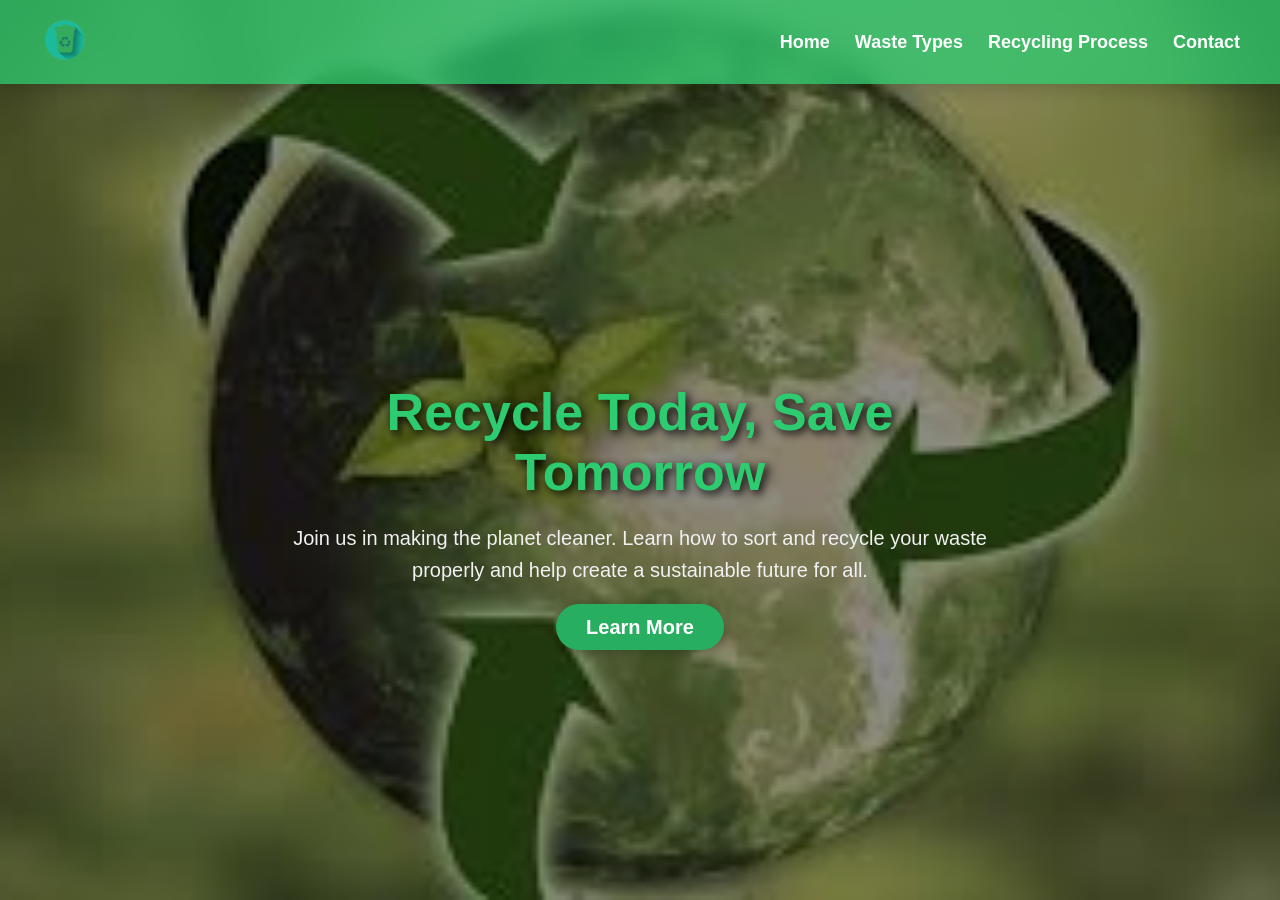
<file: html/index.html>
<!DOCTYPE html>
<html lang="en">
<head>
    <meta charset="UTF-8">
    <meta name="viewport" content="width=device-width, initial-scale=1.0">
    <title>Home - Recycling</title>
    <link rel="stylesheet" href="/css/style.css">
</head>
<body>

    <!-- NAVBAR -->
    <nav class="navbar">
        <div class="logo">
            <img src="/Img/logo.png" alt="Logo">
        </div>
        <div class="menu-icon" onclick="toggleMenu()">☰</div>
        <ul class="links" id="navLinks">
            <li><a href="index.html">Home</a></li>
            <li><a href="types.html">Waste Types</a></li>
            <li><a href="process.html">Recycling Process</a></li>
            <li><a href="contact.html">Contact</a></li>
        </ul>
    </nav>

    <!-- HERO SECTION -->
    <section class="container">
        <div class="home-text fade-in">
            <h1>Recycle Today, Save Tomorrow</h1>
            <p>Join us in making the planet cleaner. Learn how to sort and recycle your waste properly and help create a sustainable future for all.</p>
            <a href="types.html" class="btn">Learn More</a>
        </div>
    </section>

    <!-- JAVASCRIPT FOR HAMBURGER MENU -->
    <script>
        function toggleMenu() {
            document.getElementById('navLinks').classList.toggle('active');
        }
    </script>

</body>
</html>
</file>
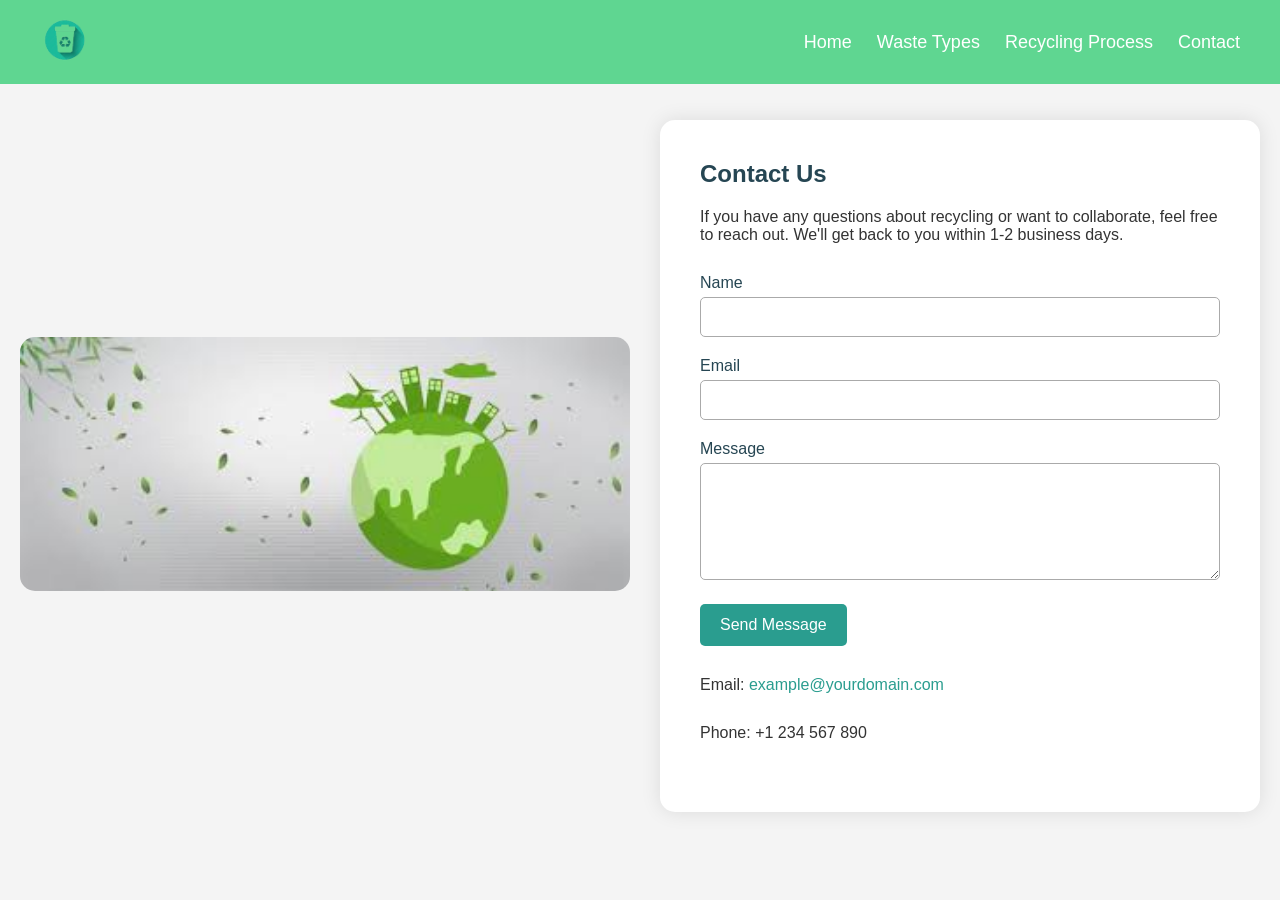
<file: html/contact.html>
<!DOCTYPE html>
<html lang="en">
<head>
  <meta charset="UTF-8" />
  <meta name="viewport" content="width=device-width, initial-scale=1" />
  <title>Contact Us</title>
  <link rel="stylesheet" href="/css/contact.css" />
</head>
<body>

  <nav class="navbar">
    <div class="logo">
      <img src="/Img/logo.png" alt="Logo" />
    </div>
    <div class="menu-icon" onclick="toggleMenu()">☰</div>
    <ul class="links" id="navLinks">
      <li><a href="index.html">Home</a></li>
      <li><a href="types.html">Waste Types</a></li>
      <li><a href="process.html">Recycling Process</a></li>
      <li><a href="contact.html">Contact</a></li>
    </ul>
  </nav>

  <div class="contact-container">
    <!-- Gjysma e majtë: foto -->
    <div class="contact-image">
      <img src="/Img/contact.jpg" alt="Recycling" />
    </div>

    <!-- Gjysma e djathtë: forma -->
    <div class="contact-card">
      <h2>Contact Us</h2>
      <p>If you have any questions about recycling or want to collaborate, feel free to reach out. We'll get back to you within 1‑2 business days.</p>
      
      <form action="#" method="post">
        <div class="form-group">
          <label for="name">Name</label>
          <input type="text" id="name" name="name" required />
        </div>
        <div class="form-group">
          <label for="email">Email</label>
          <input type="email" id="email" name="email" required />
        </div>
        <div class="form-group">
          <label for="message">Message</label>
          <textarea id="message" name="message" rows="5" required></textarea>
        </div>
        <button type="submit">Send Message</button>
      </form>

      <div class="contact-info">
        <p>Email: <a href="mailto:example@yourdomain.com">example@yourdomain.com</a></p>
        <p>Phone: +1 234 567 890</p>
      </div>
    </div>
  </div>

  <script>
    function toggleMenu() {
      document.getElementById('navLinks').classList.toggle('active');
    }
  </script>
</body>
</html>
</file>
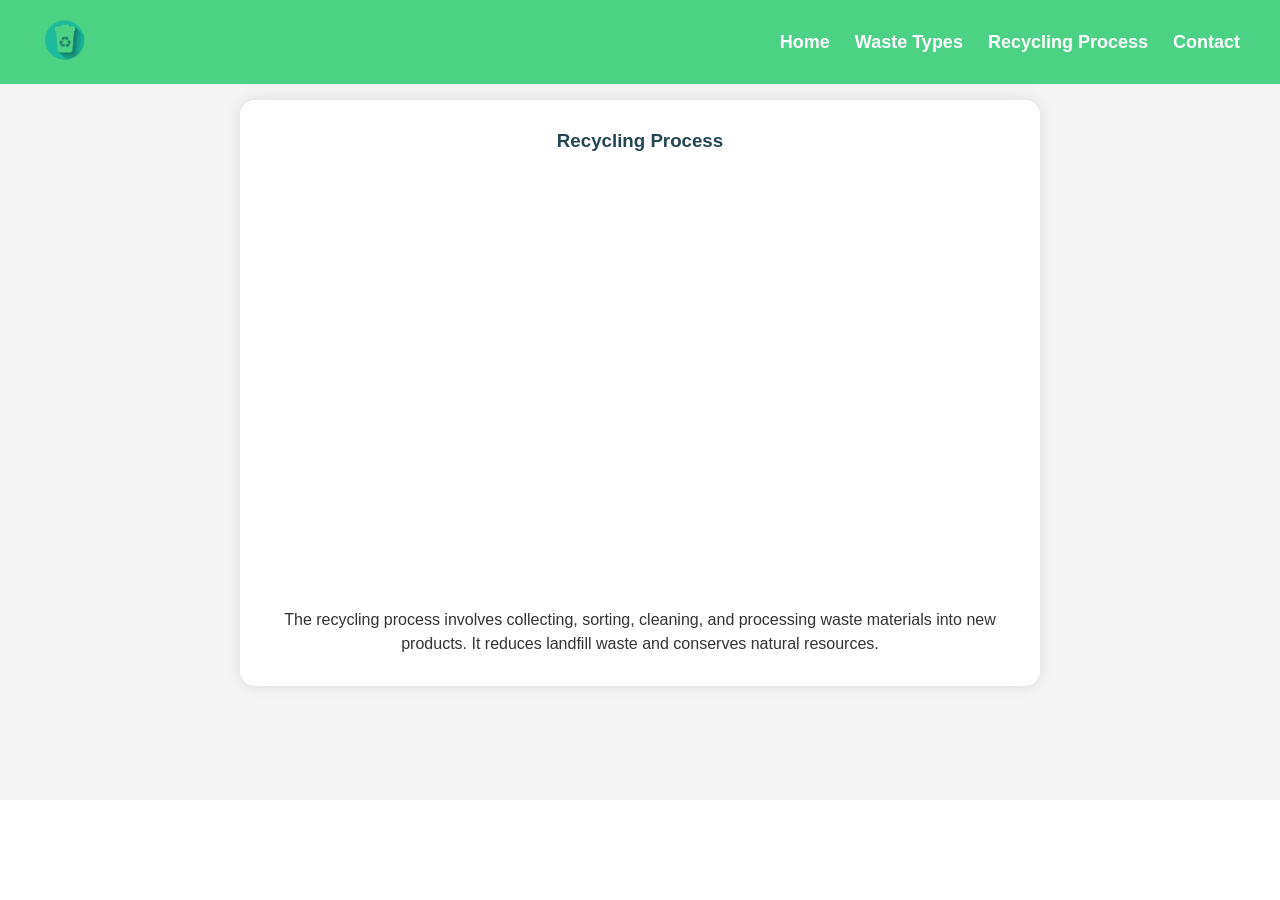
<file: html/process.html>
<!DOCTYPE html>
<html lang="en">
<head>
  <meta charset="UTF-8">
  <meta name="viewport" content="width=device-width, initial-scale=1.0">
  <title>Recycling Process</title>
  <link rel="stylesheet" href="/css/process.css">
</head>
<body>

  <nav class="navbar">
    <div class="logo">
      <img src="/Img/logo.png" alt="Logo">
    </div>
    <div class="menu-icon" onclick="toggleMenu()">☰</div>
    <ul class="links" id="navLinks">
      <li><a href="index.html">Home</a></li>
      <li><a href="types.html">Waste Types</a></li>
      <li><a href="process.html">Recycling Process</a></li>
  
      <li><a href="contact.html">Contact</a></li>
    </ul>
  </nav>

  <div class="wrapper">
    <div class="card">
      <h3>Recycling Process</h3>
      <div class="video-wrapper">
  <iframe src="https://www.youtube.com/embed/MXVRTa4rJ9M" 
          title="How Recycling Works!" frameborder="0" 
          allow="accelerometer; autoplay; clipboard-write; encrypted-media; gyroscope; picture-in-picture" 
          allowfullscreen>
  </iframe>
</div>

      <p>
        The recycling process involves collecting, sorting, cleaning, and processing waste materials into new products. It reduces landfill waste and conserves natural resources.
      </p>
    </div>
  </div>

<script>
  function toggleMenu() {
    const navLinks = document.getElementById('navLinks');
    navLinks.classList.toggle('active');
  }
</script>

</body>
</html>
</file>
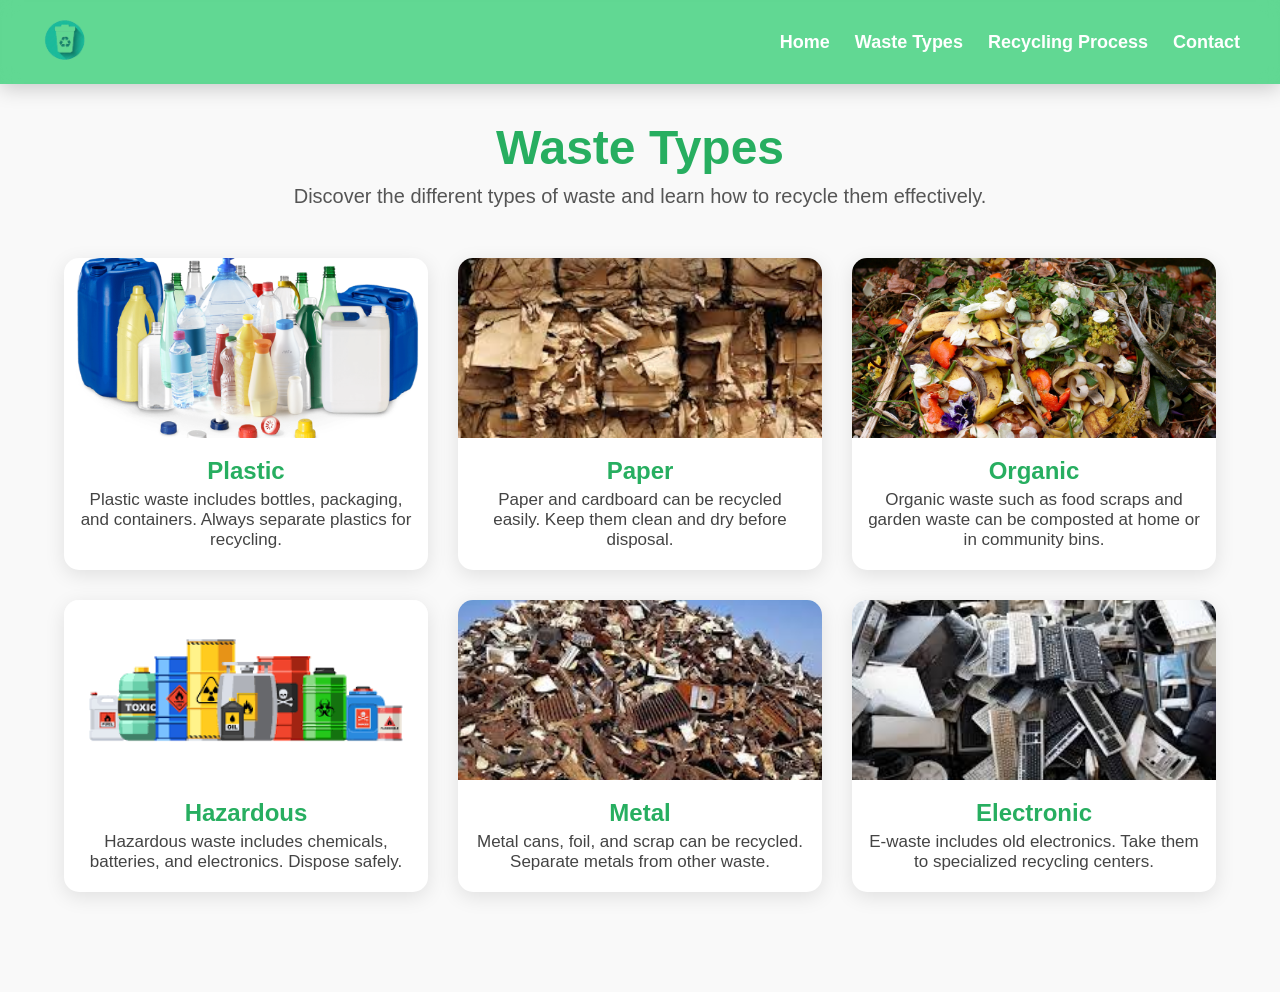
<file: html/types.html>
<!DOCTYPE html>
<html lang="en">
<head>
    <meta charset="UTF-8">
    <meta name="viewport" content="width=device-width, initial-scale=1.0">
    <title>Waste Types</title>
    <link rel="stylesheet" href="/css/types.css">
</head>
<body>

    <!-- NAVBAR -->
    <nav class="navbar">
        <div class="logo">
            <img src="/Img/logo.png" alt="Logo">
        </div>
        <div class="menu-icon" onclick="toggleMenu()">☰</div>
        <ul class="links" id="navLinks">
            <li><a href="index.html">Home</a></li>
            <li><a href="types.html">Waste Types</a></li>
            <li><a href="process.html">Recycling Process</a></li>
            <li><a href="contact.html">Contact</a></li>
        </ul>
    </nav>

    <!-- WASTE TYPES SECTION -->
    <section class="waste-types">
        <h1>Waste Types</h1>
        <p class="intro">Discover the different types of waste and learn how to recycle them effectively.</p>

        <div class="waste-grid">
            <!-- Card 1 -->
            <div class="card">
                <img src="/Img/Plastic.png" alt="Plastic Waste">
                <h2>Plastic</h2>
                <p>Plastic waste includes bottles, packaging, and containers. Always separate plastics for recycling.</p>
            </div>

            <!-- Card 2 -->
            <div class="card">
                <img src="/Img/Paper & Cardboard.jpg" alt="Paper Waste">
                <h2>Paper</h2>
                <p>Paper and cardboard can be recycled easily. Keep them clean and dry before disposal.</p>
            </div>

            <!-- Card 3 -->
            <div class="card">
                <img src="/Img/Organic.jpg" alt="Organic Waste">
                <h2>Organic</h2>
                <p>Organic waste such as food scraps and garden waste can be composted at home or in community bins.</p>
            </div>

            <!-- Card 4 -->
            <div class="card">
                <img src="/Img/Hazardous.png" alt="Glass Waste">
               <h2>Hazardous</h2>
                <p>Hazardous waste includes chemicals, batteries, and electronics. Dispose safely.</p>
            </div>

            <!-- Card 5 -->
            <div class="card">
                <img src="/Img/Metal.jpg" alt="Metal Waste">
                <h2>Metal</h2>
                <p>Metal cans, foil, and scrap can be recycled. Separate metals from other waste.</p>
            </div>

            <!-- Card 6 -->
            <div class="card">
                <img src="/Img/E-Waste.jpg" alt="Electronic Waste">
                <h2>Electronic</h2>
                <p>E-waste includes old electronics. Take them to specialized recycling centers.</p>
            </div>
        </div>
    </section>

    <!-- JAVASCRIPT FOR HAMBURGER MENU -->
    <script>
        function toggleMenu() {
            document.getElementById('navLinks').classList.toggle('active');
        }
    </script>

</body>
</html>
</file>
<file: css/style.css>
*{
    margin: 0;
    padding: 0;
    box-sizing: border-box;
    scroll-behavior: smooth;
}

body{
    font-family: Arial, sans-serif;
    background: #f1f1f1;
}

/* NAVBAR */
.navbar{
    position: fixed;
    top: 0;
    width: 100%;
    background: rgba(46, 204, 113, 0.75); /* semi transparent green */
    backdrop-filter: blur(10px); /* glass effect */
    display: flex;
    align-items: center;
    justify-content: space-between;
    padding: 15px 40px;
    z-index: 10;
    box-shadow: 0 4px 20px rgba(0,0,0,0.2);
    transition: 0.3s ease;
}

.navbar:hover{
    background: rgba(46, 204, 113, 0.9);
}

.logo img{
    height: 50px;
}

/* MENU FOR DESKTOP */
.links{
    list-style: none;
    display: flex;
    gap: 25px;
}

.links li a{
    text-decoration: none;
    color: white;
    font-size: 18px;
    font-weight: bold;
    transition: 0.3s;
}

.links li a:hover{
    color: #1e1e1e;
    transform: scale(1.1);
}

/* HAMBURGER ICON */
.menu-icon{
    font-size: 32px;
    cursor: pointer;
    display: none;
    color: white;
}

/* CONTENT */
.container{
    width: 100%;
    min-height: 100vh;

    background-image: linear-gradient(
        rgba(0, 0, 0, 0.45),
        rgba(0, 0, 0, 0.45)
    ), url("/Img/recycle.jpg");

    background-repeat: no-repeat;
    background-size: cover;
    background-position: center;

    display: flex;
    justify-content: center;
    align-items: center;
    padding-top: 120px;
}

.home-text{
    text-align: center;
    max-width: 700px;
    color: white;
}

.home-text h1{
    font-size: 52px;
    color: #2ecc71;
    margin-bottom: 20px;
    text-shadow: 3px 3px 10px black;
}

.home-text p{
    font-size: 20px;
    color: #f1f1f1;
    margin-bottom: 30px;
    line-height: 1.6;
}


/* BUTONI */
.btn{
    font-size: 20px;
    padding: 12px 30px;
    background: #27ae60;
    color: white;
    border-radius: 30px;
    text-decoration: none;
    font-weight: bold;
    transition: 0.3s;
    box-shadow: 0 4px 10px rgba(0,0,0,0.2);
}

.btn:hover{
    background: #1e8e4d;
    transform: scale(1.1);
}

/* ANIMACION FADE-IN */
.fade-in{
    opacity: 0;
    transform: translateY(30px);
    animation: fadeIn 1.2s forwards ease-out;
}

@keyframes fadeIn{
    to{
        opacity: 1;
        transform: translateY(0);
    }
}

/* ---------------------- */
/*      RESPONSIVE        */
/* ---------------------- */

@media (max-width: 850px){

    .menu-icon{
        display: block;
    }

    .links{
        position: absolute;
        top: 80px;
        right: 0;
        background: rgba(39, 174, 96, 0.95);
        width: 100%;
        flex-direction: column;
        gap: 15px;
        padding: 20px 0;
        display: none;
    }

    .links.active{
        display: flex;
    }

    .links li a{
        font-size: 20px;
        padding: 10px 0;
        text-align: center;
        width: 100%;
        display: block;
    }

    .home-text h1{
        font-size: 40px;
    }

    .home-text p{
        font-size: 18px;
    }
}
</file>
<file: css/contact.css>
* {
  margin: 0;
  padding: 0;
  box-sizing: border-box;
}

body {
  font-family: Arial, sans-serif;
  background-color: #f4f4f4;
  min-height: 100vh;
}

/* Navbar */
.navbar {
  position: fixed;
  top: 0;
  width: 100%;
  background: rgba(46, 204, 113, 0.75);
  display: flex;
  align-items: center;
  justify-content: space-between;
  padding: 15px 40px;
  z-index: 1000;
}

.logo img {
  height: 50px;
}

.menu-icon {
  font-size: 30px;
  cursor: pointer;
  display: none;
  color: white;
}

.links {
  list-style: none;
  display: flex;
  gap: 25px;
}

.links li a {
  text-decoration: none;
  color: white;
  font-size: 18px;
}

.links li a:hover {
  transform: scale(1.1);
}

/* Container gjysmë-foto gjysmë-formë */
.contact-container {
  display: flex;
  justify-content: center;
  align-items: center;
  padding: 120px 20px 40px;
  gap: 30px;
}

.contact-image {
  flex: 1;
  max-width: 50%;
}

.contact-image img {
  width: 100%;
  border-radius: 15px;
  object-fit: cover;
}

.contact-card {
  flex: 1;
  background-color: white;
  padding: 40px;
  border-radius: 15px;
  width: 100%;
  max-width: 600px;
  box-shadow: 0 0 20px rgba(0,0,0,0.1);
  text-align: left;
}

.contact-card h2 {
  margin-bottom: 20px;
  color: #264653;
}

.contact-card p {
  margin-bottom: 30px;
  color: #333;
}

.form-group {
  margin-bottom: 20px;
}

.form-group label {
  display: block;
  margin-bottom: 5px;
  color: #264653;
}

.form-group input,
.form-group textarea {
  width: 100%;
  padding: 10px;
  border: 1px solid #aaa;
  border-radius: 5px;
  font-size: 16px;
}

button {
  background-color: #2a9d8f;
  color: white;
  padding: 12px 20px;
  border: none;
  border-radius: 5px;
  font-size: 16px;
  cursor: pointer;
}

button:hover {
  background-color: #21876f;
}

.contact-info {
  margin-top: 30px;
  color: #333;
}

.contact-info a {
  color: #2a9d8f;
  text-decoration: none;
}

/* Responsivitet për mobile */
@media (max-width: 768px) {
  .menu-icon {
    display: block;
  }

  .links {
    display: none;
    position: absolute;
    top: 60px;
    right: 0;
    flex-direction: column;
    background: rgba(46, 204, 113, 0.9);
    width: 200px;
  }

  .links.active {
    display: flex;
  }

  /* Container bëhet column */
  .contact-container {
    flex-direction: column;
    padding-top: 100px;
  }

  .contact-image,
  .contact-card {
    max-width: 100%;
  }

  .contact-image img {
    margin-bottom: 20px;
  }
}
</file>
<file: css/process.css>
/* Reset dhe bazë */
* {
  margin: 0;
  padding: 0;
  box-sizing: border-box;
}

body, html {
  height: 100%;
  font-family: Arial, sans-serif;
}

/* Navbar */
.navbar {
  position: fixed;
  top: 0;
  width: 100%;
  background: rgba(46, 204, 113, 0.85);
  padding: 15px 40px;
  display: flex;
  justify-content: space-between;
  align-items: center;
  z-index: 1000;
}

.logo img {
  height: 50px;
}

.menu-icon {
  font-size: 32px;
  cursor: pointer;
  display: none;
  color: white;
}

.links {
  list-style: none;
  display: flex;
  gap: 25px;
}

.links li a {
  text-decoration: none;
  color: white;
  font-size: 18px;
  font-weight: bold;
  transition: all 0.3s;
}

.links li a:hover {
  transform: scale(1.1);
}

/* Wrapper dhe Card */
.wrapper {
  display: flex;
  justify-content: center;
  align-items: flex-start;
  padding-top: 100px; /* hapësirë për navbar-in */
  background-color: #f4f4f4;
  min-height: calc(100vh - 100px);
}

.card {
  background-color: white;
  width: 800px;
  max-width: 95%;
  border-radius: 15px;
  padding: 30px;
  text-align: center;
  box-shadow: 0 0 15px rgba(0,0,0,0.1);
}

.card h3 {
  color: #264653;
  margin-bottom: 20px;
}

.video-wrapper {
  position: relative;
  padding-bottom: 56.25%;
  height: 0;
  overflow: hidden;
  margin-bottom: 20px;
}

.video-wrapper iframe {
  position: absolute;
  top: 0;
  left: 0;
  width: 100%;
  height: 100%;
  border-radius: 10px;
}

.card p {
  color: #333;
  line-height: 1.5;
}

/* Responsive për ekran më të vogël */
@media (max-width: 850px) {
  .menu-icon {
    display: block;
  }

  .links {
    position: absolute;
    top: 70px;
    right: 0;
    background: rgba(39, 174, 96, 0.95);
    width: 100%;
    flex-direction: column;
    gap: 15px;
    padding: 20px 0;
    display: none;
  }

  .links.active {
    display: flex;
  }

  .links li a {
    font-size: 20px;
    padding: 10px 0;
    text-align: center;
    width: 100%;
    display: block;
  }
}

@media (max-width: 480px) {
  .card {
    width: 95%;
    padding: 15px;
  }

  .navbar {
    flex-direction: column;
    align-items: flex-start;
  }

  .links {
    width: 100%;
  }
}
</file>
<file: css/types.css>
/* ---------------------------------------- */
/*           RESET & BODY                   */
/* ---------------------------------------- */
* {
    margin: 0;
    padding: 0;
    box-sizing: border-box;
    scroll-behavior: smooth;
}

body {
    font-family: Arial, sans-serif;
    background: #f1f1f1;
}

/* ---------------------------------------- */
/*                 NAVBAR                   */
/* ---------------------------------------- */
.navbar {
    position: fixed;
    top: 0;
    width: 100%;
    background: rgba(46, 204, 113, 0.75); /* semi transparent green */
    backdrop-filter: blur(10px); /* glass effect */
    display: flex;
    align-items: center;
    justify-content: space-between;
    padding: 15px 40px;
    z-index: 10;
    box-shadow: 0 4px 20px rgba(0,0,0,0.2);
    transition: 0.3s ease;
}

.navbar:hover {
    background: rgba(46, 204, 113, 0.9);
}

.logo img {
    height: 50px;
}

/* Desktop Menu */
.links {
    list-style: none;
    display: flex;
    gap: 25px;
}

.links li a {
    text-decoration: none;
    color: white;
    font-size: 18px;
    font-weight: bold;
    transition: 0.3s;
}

.links li a:hover {
    color: #1e1e1e;
    transform: scale(1.1);
}

/* Hamburger Menu */
.menu-icon {
    font-size: 32px;
    cursor: pointer;
    display: none;
    color: white;
}

/* ---------------------------------------- */
/*              WASTE TYPES                 */
/* ---------------------------------------- */
.waste-types {
    padding: 120px 5% 100px; /* padding-top për navbar fix dhe padding-bottom për celular */
    text-align: center;
    background: #f9f9f9;
}

.waste-types h1 {
    font-size: 48px;
    margin-bottom: 10px;
    color: #27ae60;
}

.waste-types .intro {
    font-size: 20px;
    max-width: 700px;
    margin: 0 auto 50px;
    color: #555;
}

/* Grid për cards */
.waste-grid {
    display: grid;
    grid-template-columns: repeat(3, 1fr); /* 3 cards në rresht për desktop */
    gap: 30px;
}

/* Card individual */
.card {
    background: white;
    border-radius: 15px;
    overflow: hidden;
    box-shadow: 0 5px 20px rgba(0,0,0,0.1);
    transition: 0.3s;
}

.card:hover {
    transform: translateY(-10px);
    box-shadow: 0 10px 30px rgba(0,0,0,0.2);
}

.card img {
    width: 100%;
    height: 180px;
    object-fit: cover;
}

.card h2 {
    color: #27ae60;
    margin: 15px 0 5px;
    font-size: 24px;
}

.card p {
    padding: 0 15px 20px;
    color: #444;
    font-size: 17px;
}

/* ---------------------------------------- */
/*               RESPONSIVE                 */
/* ---------------------------------------- */

/* Tableta: 2 cards për rresht */
@media (max-width: 992px) {
    .waste-grid {
        grid-template-columns: repeat(2, 1fr);
    }
}

/* Celular: 1 card për rresht dhe hamburger menu aktivizohet */
@media (max-width: 600px) {
    .waste-grid {
        grid-template-columns: 1fr;
    }

    .menu-icon {
        display: block;
    }

    .links {
        position: absolute;
        top: 70px;
        right: 0;
        background: rgba(46, 204, 113, 0.95);
        width: 100%;
        flex-direction: column;
        gap: 15px;
        padding: 20px 0;
        display: none;
    }

    .links.active {
        display: flex;
    }

    .links li a {
        font-size: 20px;
        padding: 10px 0;
        text-align: center;
        width: 100%;
        display: block;
    }

    .waste-types {
        padding-top: 140px; /* më shumë space për navbar + hamburger */
    }
}
</file>
